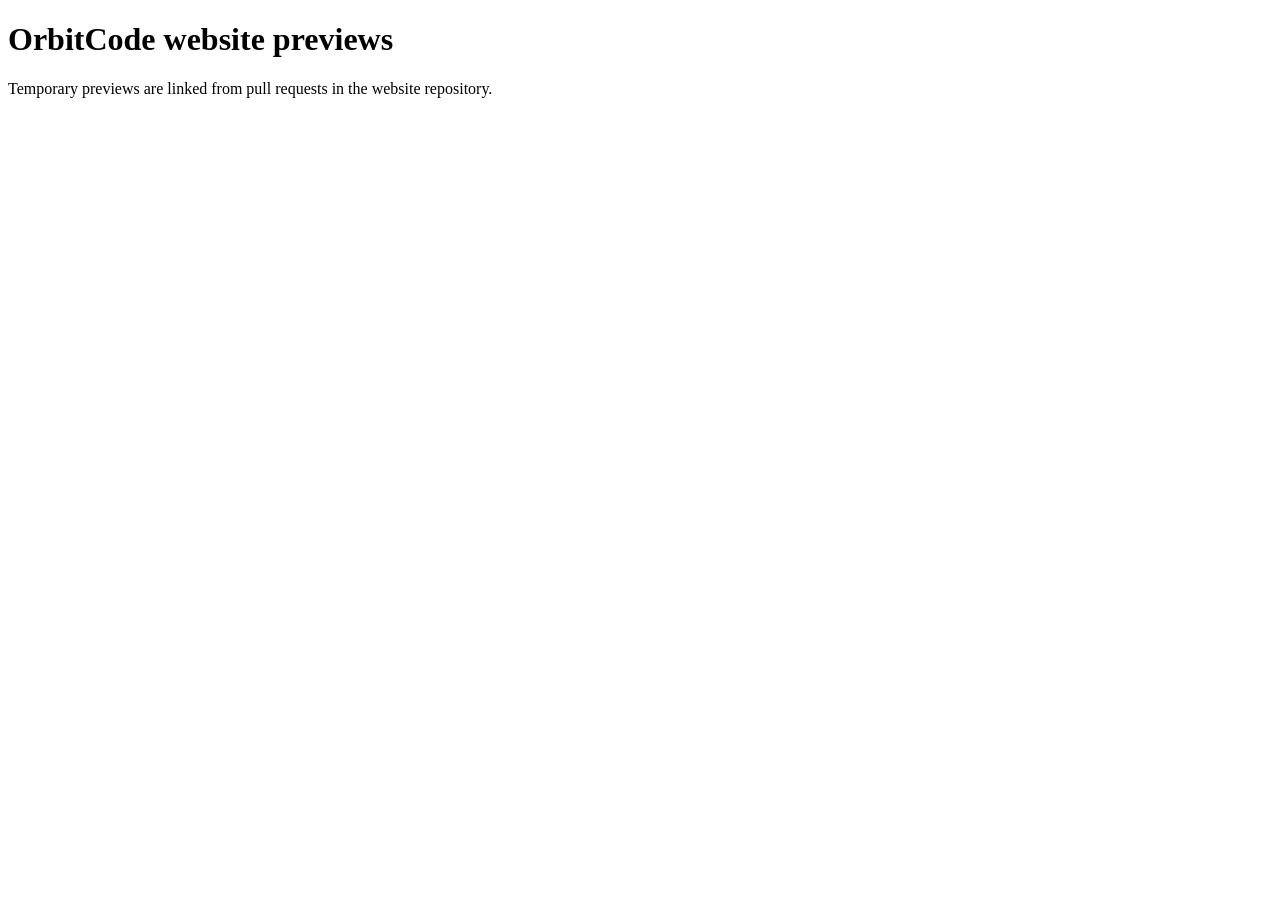
<file: index.html>
<!doctype html><html lang="en"><head><meta charset="utf-8"><meta name="viewport" content="width=device-width, initial-scale=1"><meta name="robots" content="noindex, nofollow"><title>OrbitCode website previews</title></head><body><h1>OrbitCode website previews</h1><p>Temporary previews are linked from pull requests in the website repository.</p></body></html>
</file>
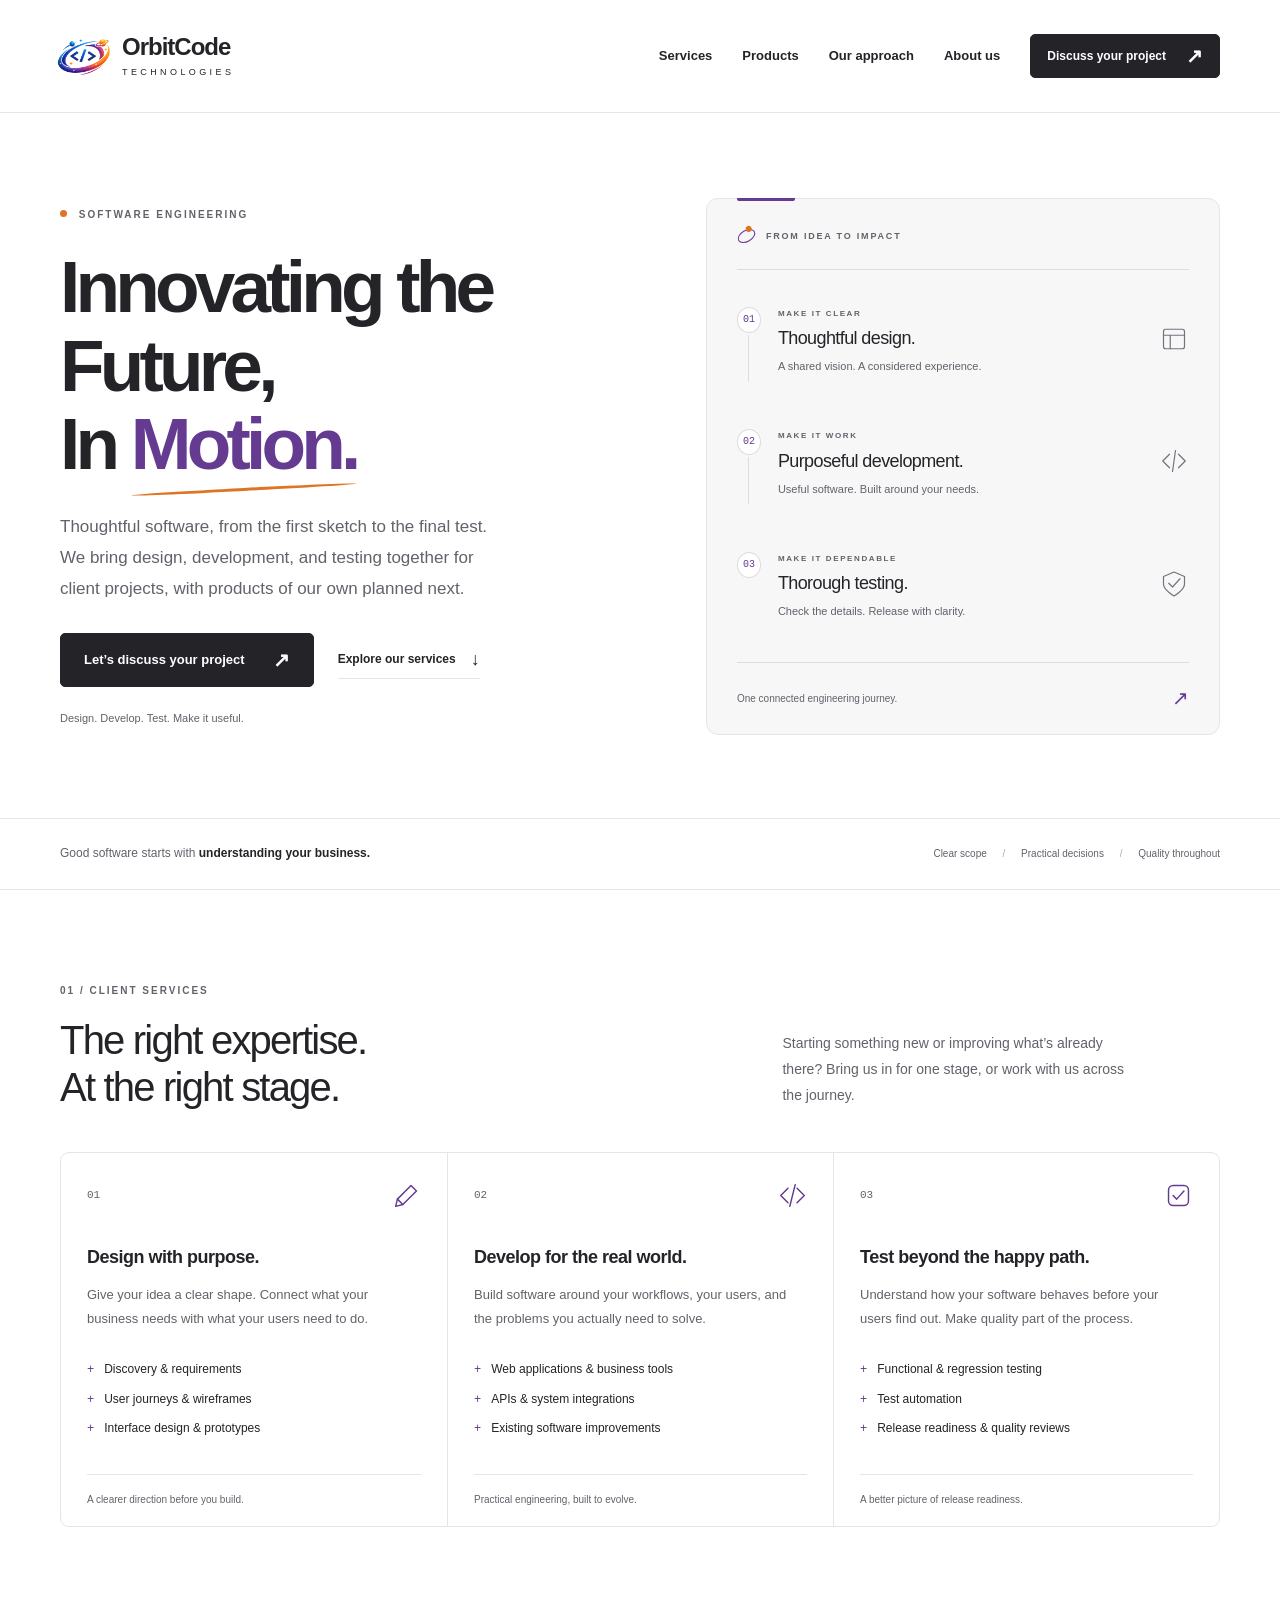
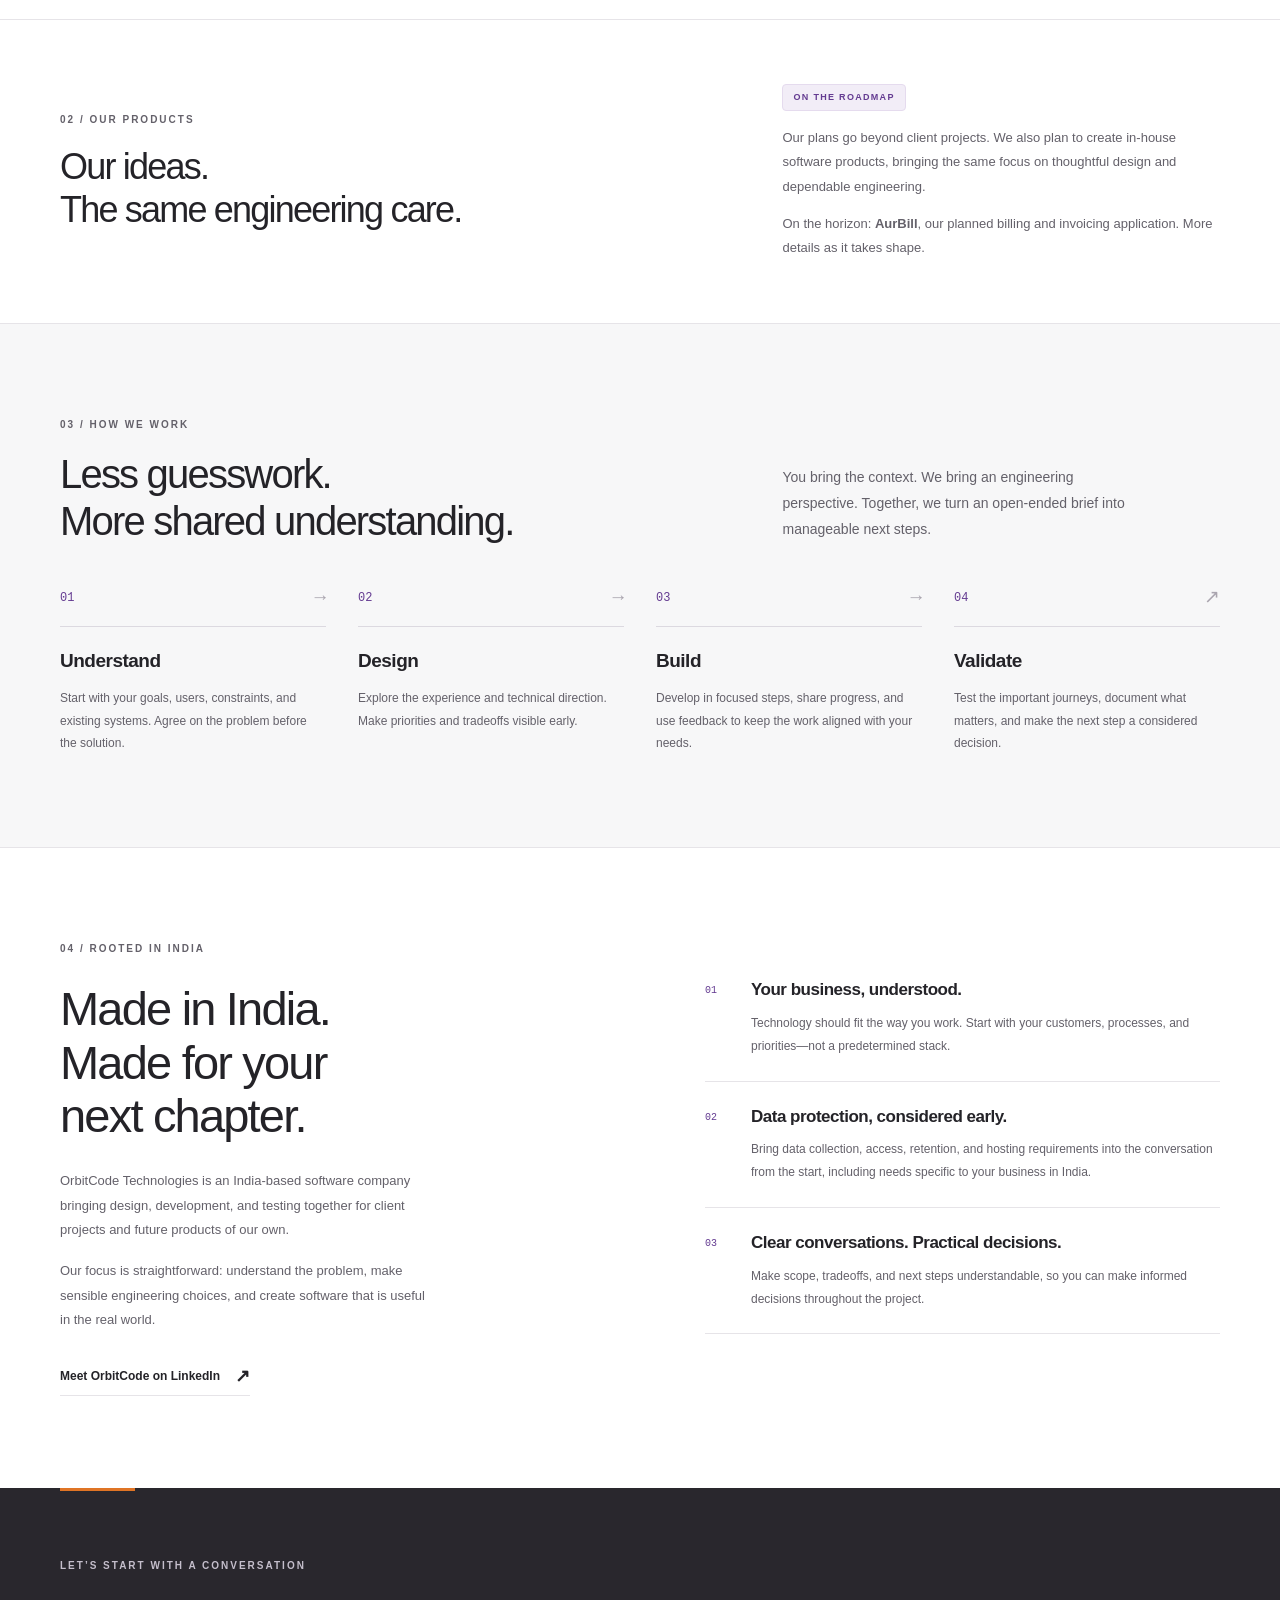
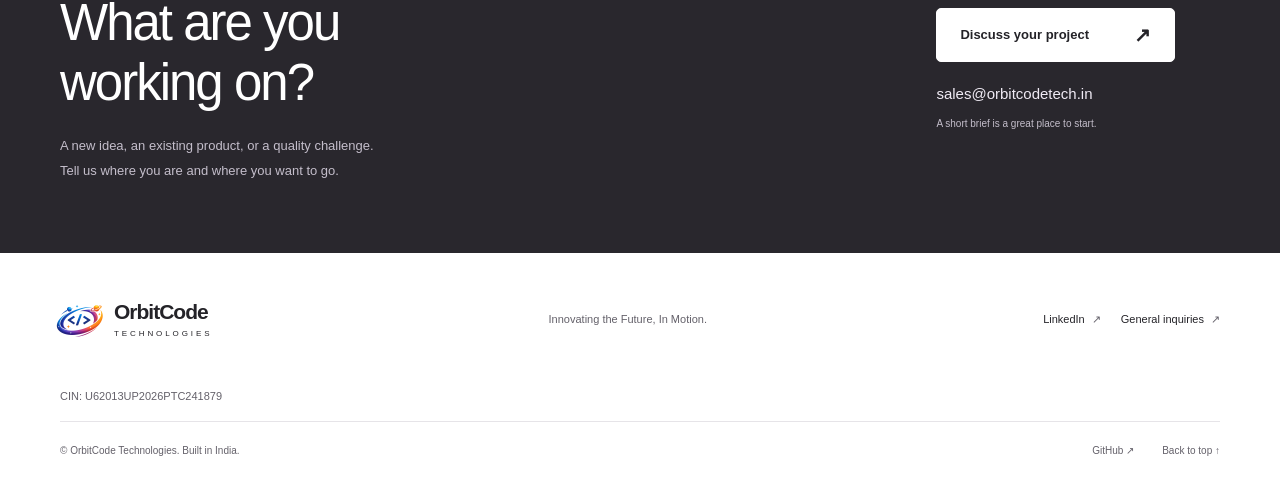
<file: public/pr-3/index.html>
<!doctype html>
<html lang="en-IN">
<head><meta name="robots" content="noindex, nofollow">
  <meta charset="utf-8">
  <meta name="viewport" content="width=device-width, initial-scale=1">
  <title>OrbitCode Technologies | Software Engineering &amp; Products</title>
  <meta name="description" content="OrbitCode Technologies is an India-based software company offering design, development and testing services, with in-house products on the roadmap.">
  <meta name="theme-color" content="#ffffff">
  <link rel="canonical" href="https://orbitcodetech.in/">
  <meta property="og:type" content="website">
  <meta property="og:site_name" content="OrbitCode Technologies">
  <meta property="og:locale" content="en_IN">
  <meta property="og:title" content="OrbitCode Technologies — Innovating the Future, In Motion.">
  <meta property="og:description" content="Software engineering for client projects and future in-house products. Built in India, for businesses everywhere.">
  <meta property="og:url" content="https://orbitcodetech.in/">
  <meta property="og:image" content="https://orbitcodetech.in/assets/logo.png">
  <meta property="og:image:alt" content="OrbitCode Technologies logo">
  <meta property="og:image:width" content="1024">
  <meta property="og:image:height" content="1024">
  <link rel="icon" type="image/png" href="./assets/logo.png">
  <link rel="stylesheet" href="./assets/styles.2c1a1507ed95.css">
  <script type="application/ld+json">
{
  "@context": "https://schema.org",
  "@graph": [
    {
      "@type": "Organization",
      "@id": "https://orbitcodetech.in/#organization",
      "name": "OrbitCode Technologies",
      "url": "https://orbitcodetech.in/",
      "logo": {
        "@type": "ImageObject",
        "url": "https://orbitcodetech.in/assets/logo.png",
        "width": 1024,
        "height": 1024
      },
      "description": "India-based software company offering design, development and testing services, with in-house products on the roadmap.",
      "slogan": "Innovating the Future, In Motion.",
      "email": "info@orbitcodetech.in",
      "sameAs": [
        "https://www.linkedin.com/company/orbitcodetech"
      ],
      "identifier": {
        "@type": "PropertyValue",
        "propertyID": "CIN",
        "value": "U62013UP2026PTC241879"
      },
      "contactPoint": {
        "@type": "ContactPoint",
        "contactType": "sales",
        "email": "sales@orbitcodetech.in"
      }
    },
    {
      "@type": "WebSite",
      "@id": "https://orbitcodetech.in/#website",
      "url": "https://orbitcodetech.in/",
      "name": "OrbitCode Technologies",
      "alternateName": "OrbitCode",
      "inLanguage": "en-IN",
      "publisher": {
        "@id": "https://orbitcodetech.in/#organization"
      }
    }
  ]
}
  </script>
</head>
<body>
  <a class="skip-link" href="#main">Skip to content</a>
  <header class="site-header">
    <div class="wrap header-inner">
      <a class="brand" href="./" aria-label="OrbitCode Technologies home">
        <img src="./assets/logo.png" width="72" height="72" alt="">
        <span>OrbitCode<span class="brand-subtitle">TECHNOLOGIES</span></span>
      </a>
      <nav class="desktop-nav" aria-label="Main navigation">
        <a href="#services">Services</a>
        <a href="#products">Products</a>
        <a href="#approach">Our approach</a>
        <a href="#about">About us</a>
        <a class="button button-small" href="#contact">Discuss your project <span aria-hidden="true">↗</span></a>
      </nav>
      <details class="mobile-menu">
        <summary>Menu <svg viewBox="0 0 24 24" aria-hidden="true"><path d="M4 6h16M4 12h16M4 18h16"/></svg></summary>
        <nav aria-label="Mobile navigation">
          <a href="#services">Services <span aria-hidden="true">↗</span></a>
          <a href="#products">Products <span aria-hidden="true">↗</span></a>
          <a href="#approach">Our approach <span aria-hidden="true">↗</span></a>
          <a href="#about">About us <span aria-hidden="true">↗</span></a>
          <a class="button" href="#contact">Discuss your project <span aria-hidden="true">↗</span></a>
        </nav>
      </details>
    </div>
  </header>

  <main id="main">
    <section class="hero wrap" aria-labelledby="hero-title">
      <div class="hero-copy">
        <p class="eyebrow"><span class="status-dot" aria-hidden="true"></span> SOFTWARE ENGINEERING</p>
        <h1 id="hero-title">Innovating the<br>Future,<br>In <span class="accent-word">Motion.</span></h1>
        <p class="hero-description">Thoughtful software, from the first sketch to the final test. We bring design, development, and testing together for client projects, with products of our own planned next.</p>
        <div class="hero-actions">
          <a class="button" href="mailto:sales@orbitcodetech.in">Let’s discuss your project <span aria-hidden="true">↗</span></a>
          <a class="text-link" href="#services">Explore our services <span aria-hidden="true">↓</span></a>
        </div>
        <p class="hero-note">Design. Develop. Test. Make it useful.</p>
      </div>
      <div class="hero-visual" aria-label="Our work connects design, development and testing">
        <div class="visual-heading"><span class="mini-orbit" aria-hidden="true"></span> FROM IDEA TO IMPACT</div>
        <div class="journey">
          <div class="journey-step">
            <span class="journey-number">01</span>
            <div><p class="journey-label">MAKE IT CLEAR</p><h2>Thoughtful design.</h2><p>A shared vision. A considered experience.</p></div>
            <svg viewBox="0 0 40 40" aria-hidden="true"><rect x="6" y="7" width="28" height="26" rx="3"/><path d="M6 15h28M15 15v18"/></svg>
          </div>
          <div class="journey-step">
            <span class="journey-number">02</span>
            <div><p class="journey-label">MAKE IT WORK</p><h2>Purposeful development.</h2><p>Useful software. Built around your needs.</p></div>
            <svg viewBox="0 0 40 40" aria-hidden="true"><path d="m14 11-9 9 9 9m12-18 9 9-9 9m-4-23-4 28"/></svg>
          </div>
          <div class="journey-step">
            <span class="journey-number">03</span>
            <div><p class="journey-label">MAKE IT DEPENDABLE</p><h2>Thorough testing.</h2><p>Check the details. Release with clarity.</p></div>
            <svg viewBox="0 0 40 40" aria-hidden="true"><path d="m20 4 14 6v10c0 8-14 16-14 16S6 28 6 20V10Z"/><path d="m13 19 5 5 10-11"/></svg>
          </div>
        </div>
        <div class="visual-footer"><span>One connected engineering journey.</span><span aria-hidden="true">↗</span></div>
      </div>
    </section>

    <div class="principles-strip">
      <div class="wrap principles-inner"><p>Good software starts with <strong>understanding your business.</strong></p><span>Clear scope <i aria-hidden="true">/</i> Practical decisions <i aria-hidden="true">/</i> Quality throughout</span></div>
    </div>

    <section class="section wrap" id="services" aria-labelledby="services-title">
      <div class="section-heading">
        <div><p class="eyebrow">01 / CLIENT SERVICES</p><h2 id="services-title">The right expertise.<br>At the right stage.</h2></div>
        <p>Starting something new or improving what’s already there? Bring us in for one stage, or work with us across the journey.</p>
      </div>
      <div class="services-grid">
        <article class="service-card">
          <div class="service-top"><span class="service-index">01</span><svg viewBox="0 0 32 32" aria-hidden="true"><path d="m21 5 6 6M6 20 21 5l6 6-15 15-8 2Z"/><path d="m6 20 6 6"/></svg></div>
          <h3>Design with purpose.</h3><p>Give your idea a clear shape. Connect what your business needs with what your users need to do.</p>
          <ul><li>Discovery & requirements</li><li>User journeys & wireframes</li><li>Interface design & prototypes</li></ul>
          <p class="service-outcome">A clearer direction before you build.</p>
        </article>
        <article class="service-card">
          <div class="service-top"><span class="service-index">02</span><svg viewBox="0 0 32 32" aria-hidden="true"><path d="m11 8-8 8 8 8m10-16 8 8-8 8M19 4l-6 24"/></svg></div>
          <h3>Develop for the real world.</h3><p>Build software around your workflows, your users, and the problems you actually need to solve.</p>
          <ul><li>Web applications & business tools</li><li>APIs & system integrations</li><li>Existing software improvements</li></ul>
          <p class="service-outcome">Practical engineering, built to evolve.</p>
        </article>
        <article class="service-card">
          <div class="service-top"><span class="service-index">03</span><svg viewBox="0 0 32 32" aria-hidden="true"><rect x="5" y="5" width="22" height="22" rx="5"/><path d="m10 16 4 4 8-9"/></svg></div>
          <h3>Test beyond the happy path.</h3><p>Understand how your software behaves before your users find out. Make quality part of the process.</p>
          <ul><li>Functional & regression testing</li><li>Test automation</li><li>Release readiness & quality reviews</li></ul>
          <p class="service-outcome">A better picture of release readiness.</p>
        </article>
      </div>
    </section>

    <section class="products-section" id="products" aria-labelledby="products-title">
      <div class="wrap products-inner">
        <div><p class="eyebrow">02 / OUR PRODUCTS</p><h2 id="products-title">Our ideas.<br>The same engineering care.</h2></div>
        <div class="products-copy"><span class="product-status">ON THE ROADMAP</span><p>Our plans go beyond client projects. We also plan to create in-house software products, bringing the same focus on thoughtful design and dependable engineering.</p><p>On the horizon: <strong>AurBill</strong>, our planned billing and invoicing application. More details as it takes shape.</p></div>
      </div>
    </section>

    <section class="approach-section" id="approach" aria-labelledby="approach-title">
      <div class="wrap section">
        <div class="section-heading"><div><p class="eyebrow">03 / HOW WE WORK</p><h2 id="approach-title">Less guesswork.<br>More shared understanding.</h2></div><p>You bring the context. We bring an engineering perspective. Together, we turn an open-ended brief into manageable next steps.</p></div>
        <ol class="process-grid">
          <li><span class="process-number">01 <span aria-hidden="true">→</span></span><h3>Understand</h3><p>Start with your goals, users, constraints, and existing systems. Agree on the problem before the solution.</p></li>
          <li><span class="process-number">02 <span aria-hidden="true">→</span></span><h3>Design</h3><p>Explore the experience and technical direction. Make priorities and tradeoffs visible early.</p></li>
          <li><span class="process-number">03 <span aria-hidden="true">→</span></span><h3>Build</h3><p>Develop in focused steps, share progress, and use feedback to keep the work aligned with your needs.</p></li>
          <li><span class="process-number">04 <span aria-hidden="true">↗</span></span><h3>Validate</h3><p>Test the important journeys, document what matters, and make the next step a considered decision.</p></li>
        </ol>
      </div>
    </section>

    <section class="section wrap about-grid" id="about" aria-labelledby="about-title">
      <div class="about-copy"><p class="eyebrow">04 / ROOTED IN INDIA</p><h2 id="about-title">Made in India.<br>Made for your<br>next chapter.</h2><p>OrbitCode Technologies is an India-based software company bringing design, development, and testing together for client projects and future products of our own.</p><p>Our focus is straightforward: understand the problem, make sensible engineering choices, and create software that is useful in the real world.</p><a class="text-link" href="https://www.linkedin.com/company/orbitcodetech">Meet OrbitCode on LinkedIn <span aria-hidden="true">↗</span></a></div>
      <div class="values-list">
        <article><span class="value-mark" aria-hidden="true">01</span><div><h3>Your business, understood.</h3><p>Technology should fit the way you work. Start with your customers, processes, and priorities—not a predetermined stack.</p></div></article>
        <article><span class="value-mark" aria-hidden="true">02</span><div><h3>Data protection, considered early.</h3><p>Bring data collection, access, retention, and hosting requirements into the conversation from the start, including needs specific to your business in India.</p></div></article>
        <article><span class="value-mark" aria-hidden="true">03</span><div><h3>Clear conversations. Practical decisions.</h3><p>Make scope, tradeoffs, and next steps understandable, so you can make informed decisions throughout the project.</p></div></article>
      </div>
    </section>

    <section class="contact-section" id="contact" aria-labelledby="contact-title">
      <div class="wrap contact-inner"><div><p class="eyebrow">LET’S START WITH A CONVERSATION</p><h2 id="contact-title">What are you<br>working on?</h2><p>A new idea, an existing product, or a quality challenge.<br>Tell us where you are and where you want to go.</p></div><div class="contact-action"><a class="button button-light" href="mailto:sales@orbitcodetech.in">Discuss your project <span aria-hidden="true">↗</span></a><a class="contact-email" href="mailto:sales@orbitcodetech.in">sales@orbitcodetech.in</a><p>A short brief is a great place to start.</p></div></div>
    </section>
  </main>

  <footer class="site-footer wrap">
    <div class="footer-top"><a class="brand" href="./" aria-label="OrbitCode Technologies home"><img src="./assets/logo.png" width="64" height="64" alt="" loading="lazy"><span>OrbitCode<span class="brand-subtitle">TECHNOLOGIES</span></span></a><p>Innovating the Future, In Motion.</p><div class="footer-links"><a href="https://www.linkedin.com/company/orbitcodetech">LinkedIn <span aria-hidden="true">↗</span></a><a href="mailto:info@orbitcodetech.in">General inquiries <span aria-hidden="true">↗</span></a></div></div>
    <p class="company-registration">CIN: U62013UP2026PTC241879</p>
    <div class="footer-bottom"><p>© OrbitCode Technologies. Built in India.</p><a href="https://github.com/OrbitCode-Technologies">GitHub <span aria-hidden="true">↗</span></a><a href="#main">Back to top <span aria-hidden="true">↑</span></a></div>
  </footer>
</body>
</html>
</file>
<file: public/pr-3/assets/styles.2c1a1507ed95.css>
:root{--ink:#242328;--muted:#64616a;--line:#e6e4e8;--paper:#f7f7f8;--purple:#643b91;--orange:#df7425;--wrap:1160px}
*{box-sizing:border-box}
html{scroll-behavior:smooth;scroll-padding-top:30px}
body{margin:0;background:#fff;color:var(--ink);font-family:Arial,Helvetica,sans-serif;font-size:16px;line-height:1.65;-webkit-font-smoothing:antialiased}
a{color:inherit;text-decoration:none}
a:focus-visible{outline:3px solid var(--purple);outline-offset:5px;border-radius:3px}
a:hover{color:var(--purple)}
img{max-width:100%;display:block}
svg{fill:none;stroke:currentColor;stroke-width:1.6;stroke-linecap:round;stroke-linejoin:round}
h1,h2,h3,p{margin:0}
.wrap{max-width:var(--wrap);margin-inline:auto;width:calc(100% - 96px)}
.skip-link{position:absolute;top:-100px;left:20px;background:var(--ink);color:#fff;padding:12px 20px;z-index:5}
.skip-link:focus{top:12px}
.site-header{border-bottom:1px solid var(--line)}
.header-inner{min-height:112px;display:flex;align-items:center;justify-content:space-between;gap:30px}
.brand{display:inline-flex;align-items:center;font-weight:700;font-size:24px;line-height:1.1;letter-spacing:-1px;flex-shrink:0}
.brand img{margin-left:-13px;margin-right:3px;object-fit:contain}
.brand-subtitle{display:block;font-size:9px;letter-spacing:3.4px;font-weight:500;margin-top:7px}
nav{display:flex;align-items:center;gap:30px;font-size:13px;font-weight:600}
.button{display:inline-flex;align-items:center;justify-content:center;gap:28px;background:var(--ink);color:#fff;border:1px solid var(--ink);padding:16px 23px;font-size:13px;font-weight:600;line-height:1.5;border-radius:5px;transition:background .15s,color .15s}
.button:hover{background:var(--purple);color:#fff;border-color:var(--purple)}
.button span{font-size:20px;line-height:1}
.button-small{padding:11px 16px;gap:20px;font-size:12px}
.hero{display:grid;grid-template-columns:1.13fr 1fr;gap:65px;align-items:center;padding-block:85px 83px}
.eyebrow{font-size:10px;letter-spacing:2px;font-weight:700;line-height:1.7;color:var(--muted);margin-bottom:25px}
.status-dot{display:inline-block;height:7px;width:7px;border-radius:50%;background:var(--orange);margin-right:7px;vertical-align:1px}
h1{font-size:clamp(48px,5.7vw,77px);line-height:1.075;letter-spacing:-4.8px;font-weight:600}
.accent-word{color:var(--purple);position:relative}
.accent-word:after{content:"";position:absolute;bottom:-7px;height:3px;border-radius:50%;background:var(--orange);left:0;right:0;transform:rotate(-3deg)}
.hero-description{font-size:17px;color:var(--muted);max-width:440px;line-height:1.8;margin-top:29px}
.hero-actions{margin-top:29px;display:flex;align-items:center;gap:24px;flex-wrap:wrap}
.text-link{font-size:12px;font-weight:600;display:inline-flex;gap:15px;align-items:center;line-height:1.6;border-bottom:1px solid var(--line);padding-block:4px}
.text-link span{font-size:18px}
.hero-note{font-size:11px;color:var(--muted);margin-top:22px}
.hero-visual{background:var(--paper);border:1px solid var(--line);border-radius:12px;padding:30px 30px 0;position:relative}
.hero-visual:before{content:"";position:absolute;top:-1px;left:30px;width:58px;height:3px;background:var(--purple);border-radius:0 0 2px 2px}
.visual-heading{display:flex;gap:10px;align-items:center;font-size:9px;font-weight:700;letter-spacing:1.8px;color:var(--muted);padding-bottom:25px;border-bottom:1px solid #dedce2}
.mini-orbit{display:block;width:19px;height:12px;border:1.5px solid var(--purple);border-radius:50%;transform:rotate(-30deg);position:relative}
.mini-orbit:after{content:"";position:absolute;right:0;top:-3px;width:6px;height:6px;border-radius:50%;background:var(--orange)}
.journey{padding-block:10px 15px}
.journey-step{display:grid;grid-template-columns:27px 1fr 30px;gap:14px;align-items:start;padding-block:27px;position:relative}
.journey-step:not(:last-child):after{position:absolute;content:"";height:47px;width:1px;background:#dedce2;top:55px;left:11px}
.journey-number{font-family:monospace;color:var(--purple);font-size:10px;line-height:24px;text-align:center;border:1px solid #ded9e5;background:#fff;width:24px;border-radius:50%}
.journey-label{font-size:8px;letter-spacing:1.6px;color:var(--muted);font-weight:700}
.journey-step h2{font-size:18px;letter-spacing:-.6px;line-height:1.4;margin-block:6px}
.journey-step p:last-child{font-size:11px;color:var(--muted)}
.journey-step svg{width:30px;height:30px;color:#77717f;margin-top:17px}
.visual-footer{border-top:1px solid #dedce2;display:flex;justify-content:space-between;align-items:center;font-size:10px;color:var(--muted);padding-block:19px}
.visual-footer>span:last-child{color:var(--purple);font-size:20px}
.principles-strip{border-block:1px solid var(--line)}
.principles-inner{display:flex;justify-content:space-between;align-items:center;gap:22px;padding-block:25px;font-size:12px;color:var(--muted)}
.principles-inner strong{font-weight:600;color:var(--ink)}
.principles-inner>span{font-size:10px;white-space:nowrap}
.principles-inner i{font-style:normal;color:#aca8b0;margin-inline:13px}
.section{padding-block:92px}
.section-heading{display:grid;grid-template-columns:1.4fr 1fr;gap:110px;align-items:end;margin-bottom:40px}
h2{font-size:40px;line-height:1.18;font-weight:500;letter-spacing:-1.8px}
.section-heading .eyebrow{margin-bottom:18px}
.section-heading>p{font-size:14px;color:var(--muted);padding-bottom:3px;line-height:1.85;max-width:350px}
.services-grid{display:grid;grid-template-columns:repeat(3,1fr);border:1px solid var(--line);border-radius:9px;overflow:hidden}
.service-card{padding:28px 26px 0;display:flex;flex-direction:column}
.service-card+.service-card{border-left:1px solid var(--line)}
.service-top{display:flex;align-items:center;justify-content:space-between;margin-bottom:35px}
.service-index{color:var(--muted);font-size:11px;font-family:monospace}
.service-top svg{height:29px;width:29px;color:var(--purple)}
h3{font-size:18px;font-weight:600;letter-spacing:-.5px;line-height:1.4}
.service-card>p:not(.service-outcome){font-size:13px;color:var(--muted);margin-top:13px;line-height:1.85}
.service-card ul{list-style:none;padding:0;margin:24px 0 30px;font-size:12px;line-height:2.4;flex:1}
.service-card li:before{content:"+";color:var(--purple);margin-right:10px;font-family:monospace}
.service-outcome{border-top:1px solid var(--line);padding-block:17px;color:var(--muted);font-size:10px}
.approach-section{background:var(--paper);border-block:1px solid var(--line)}
.process-grid{display:grid;grid-template-columns:repeat(4,1fr);list-style:none;padding:0;margin:44px 0 0;gap:32px}
.process-number{font-family:monospace;color:var(--purple);font-size:12px;display:flex;justify-content:space-between;border-bottom:1px solid #dcd9e0;padding-bottom:17px;margin-bottom:21px}
.process-number>span{color:#aaa5af;font-size:19px;line-height:1}
.process-grid h3{font-size:19px}
.process-grid p{font-size:12px;color:var(--muted);margin-top:12px;line-height:1.9}
.about-grid{display:grid;grid-template-columns:1fr 1fr;gap:130px}
.about-copy h2{font-size:47px;line-height:1.14;margin-bottom:26px}
.about-copy>p:not(.eyebrow){font-size:13px;line-height:1.9;color:var(--muted);max-width:375px;margin-bottom:16px}
.about-copy .text-link{margin-top:9px}
.values-list{padding-top:38px}
.values-list article{display:grid;grid-template-columns:27px 1fr;gap:19px;padding-block:23px;border-bottom:1px solid var(--line)}
.values-list article:first-child{padding-top:0}
.value-mark{font-size:10px;color:var(--purple);font-family:monospace;padding-top:5px}
.values-list h3{font-size:17px}
.values-list p{font-size:12px;color:var(--muted);margin-top:10px;line-height:1.9}
.contact-section{background:#29272d;color:#fff;position:relative}
.contact-section:before{content:"";height:3px;width:75px;position:absolute;top:0;left:max(48px,calc((100% - 1160px)/2));background:var(--orange)}
.contact-inner{padding-block:69px;display:flex;justify-content:space-between;align-items:center;gap:55px}
.contact-inner .eyebrow{color:#c4becb;margin-bottom:19px}
.contact-inner h2{font-size:51px;letter-spacing:-2px}
.contact-inner p:not(.eyebrow){font-size:13px;line-height:1.9;color:#c4becb;margin-top:21px}
.contact-action{display:flex;flex-direction:column;align-items:flex-start;padding-right:45px}
.button-light{background:#fff;color:var(--ink);border-color:#fff;gap:45px}
.button-light:hover{background:#e9e0f2;border-color:#e9e0f2;color:#30203e}
.contact-email{font-size:15px;margin-top:20px;color:#f0ebf5}
.contact-email:hover{color:#e1b4ff}
.contact-action p{font-size:10px!important;margin-top:7px!important}
.footer-top{display:flex;align-items:center;justify-content:space-between;gap:30px;padding-block:35px}
.footer-top .brand{font-size:21px}
.footer-top .brand-subtitle{font-size:8px;letter-spacing:2.9px}
.footer-top>p{font-size:11px;color:var(--muted)}
.footer-links{display:flex;gap:20px;font-size:11px}
.footer-links span{color:var(--muted);margin-left:4px}
.footer-bottom{display:flex;align-items:center;gap:28px;border-top:1px solid var(--line);padding-block:21px;color:var(--muted);font-size:10px}
.footer-bottom p{margin-right:auto}
@media(min-width:1440px){.hero{padding-block:100px}}
@media(max-width:1100px){.wrap{width:calc(100% - 64px)}nav{gap:20px}.hero{gap:35px}.hero-visual{padding-inline:22px}h1{font-size:64px;letter-spacing:-3.5px}.hero-actions{gap:17px}.section-heading{gap:60px}.about-grid{gap:65px}.contact-action{padding-right:0}.footer-top{flex-wrap:wrap}.footer-top>p{margin-right:auto}.journey-step{gap:9px}.journey-step h2{font-size:16px}}
@media(max-width:820px){.header-inner{min-height:100px;gap:20px}nav{gap:18px}nav>a:not(.button){font-size:12px}nav>a[href="#about"]{display:none}.brand{font-size:21px}.hero{grid-template-columns:1fr;padding-block:56px;gap:42px}.hero-copy{max-width:610px}h1{font-size:72px;letter-spacing:-4px}.hero-description{max-width:470px}.hero-visual{max-width:610px;padding-inline:28px}.journey-step{grid-template-columns:27px 1fr 36px;gap:20px;padding-block:23px}.journey-step h2{font-size:20px}.journey-step p:last-child{font-size:12px}.journey-label{font-size:9px}.journey-step:not(:last-child):after{height:48px;top:51px}.visual-heading{padding-bottom:21px}.journey{padding-block:5px}.principles-inner{align-items:flex-start;flex-direction:column;gap:7px;padding-block:20px}.section{padding-block:66px}.section-heading{gap:35px;grid-template-columns:1.1fr 1fr}h2{font-size:34px}.services-grid{grid-template-columns:1fr}.service-card{padding:25px 28px 0}.service-card+.service-card{border-left:0;border-top:1px solid var(--line)}.service-top{margin-bottom:18px}.service-card ul{margin-block:17px 23px;display:flex;gap:10px 22px;flex-wrap:wrap}.service-card>p:not(.service-outcome){max-width:500px}.process-grid{grid-template-columns:repeat(2,1fr);gap:35px}.about-grid{gap:35px}.about-copy h2{font-size:39px}.values-list{padding-top:35px}.contact-inner h2{font-size:44px}.contact-inner{gap:30px}.contact-inner p br{display:none}.contact-inner>div:first-child{max-width:330px}.button-light{gap:20px}.contact-action{flex-shrink:0}.footer-top>p{order:3;flex-basis:100%;margin-top:-12px}}
@media(max-width:560px){.wrap{width:calc(100% - 40px)}.header-inner{min-height:87px;gap:8px}.brand{font-size:19px}.brand img{width:57px;height:57px;margin-left:-10px;margin-right:1px}.brand-subtitle{font-size:7px;letter-spacing:2.8px;margin-top:6px}nav>a:not(.button){display:none}.button-small{padding:10px 11px;font-size:10px;gap:8px}.button-small span{font-size:16px}.hero{padding-block:44px;gap:35px}.eyebrow{font-size:8px;letter-spacing:1.7px;margin-bottom:24px}h1{font-size:clamp(44px,10.6vw,59px);letter-spacing:-2.8px}.hero-description{font-size:15px;line-height:1.85;margin-top:26px}.hero-actions{margin-top:24px;gap:18px}.button{font-size:12px;padding:14px 18px;gap:24px}.button-small{font-size:10px;padding:10px 11px;gap:8px}.text-link{font-size:11px}.hero-note{font-size:10px;margin-top:18px}.hero-visual{padding:23px 19px 0}.visual-heading{font-size:8px;letter-spacing:1.5px}.journey-step{grid-template-columns:24px 1fr 26px;gap:12px;padding-block:22px}.journey-step h2{font-size:17px}.journey-label{font-size:7px;letter-spacing:1.2px}.journey-step p:last-child{font-size:10px}.journey-step svg{width:25px;height:25px}.journey-step:not(:last-child):after{top:50px;height:40px}.visual-footer{font-size:9px}.principles-inner{font-size:11px}.principles-inner>span{font-size:9px;white-space:normal}.principles-inner i{margin-inline:8px}.section{padding-block:53px}.section-heading{grid-template-columns:1fr;gap:21px;margin-bottom:28px}.section-heading>p{font-size:13px;max-width:100%}h2{font-size:33px;letter-spacing:-1.4px}.service-card{padding:23px 23px 0}.service-card ul{display:block;font-size:12px;line-height:2.5}.service-card h3{font-size:19px}.service-outcome{font-size:10px}.process-grid{gap:31px 24px;margin-top:30px}.process-grid h3{font-size:18px}.process-grid p{font-size:11px}.about-grid{grid-template-columns:1fr;gap:15px}.about-copy h2{font-size:39px}.about-copy>p:not(.eyebrow){max-width:100%}.values-list{padding-top:20px}.values-list article{gap:14px}.contact-inner{padding-block:50px;display:block}.contact-inner h2{font-size:44px}.contact-inner p:not(.eyebrow){font-size:12px}.contact-action{margin-top:30px}.contact-inner .contact-action p{font-size:10px}.contact-inner .eyebrow{font-size:8px}.contact-section:before{left:20px}.contact-email{font-size:14px}.footer-top{padding-block:28px;gap:18px}.footer-top .brand{font-size:19px}.footer-top .brand img{width:57px;height:57px}.footer-links{font-size:10px;gap:17px;flex-basis:100%;order:3}.footer-top>p{order:2;flex-basis:100%;font-size:10px;margin-top:-9px}.footer-bottom{gap:15px;flex-wrap:wrap;font-size:9px}.footer-bottom p{flex-basis:100%;margin:0}.footer-bottom a:last-child{margin-left:auto}}
@media(prefers-reduced-motion:reduce){html{scroll-behavior:auto}.button{transition:none}}

/* Native disclosure keeps mobile navigation usable without JavaScript. */
.header-inner{position:relative}
.mobile-menu{display:none}
.company-registration{font-size:11px;color:var(--muted);margin-bottom:16px;overflow-wrap:anywhere}
@media(max-width:960px){
  .desktop-nav{display:none}
  .mobile-menu{display:block}
  .mobile-menu summary{display:flex;align-items:center;justify-content:center;gap:12px;min-width:94px;min-height:44px;padding:9px 13px;border:1px solid var(--line);border-radius:5px;list-style:none;cursor:pointer;font-size:12px;font-weight:600}
  .mobile-menu summary::-webkit-details-marker{display:none}
  .mobile-menu summary svg{width:18px;height:18px}
  .mobile-menu summary:focus-visible{outline:3px solid var(--purple);outline-offset:4px}
  .mobile-menu[open] summary{background:var(--paper);color:var(--purple)}
  .mobile-menu nav{position:absolute;top:calc(100% - 5px);right:0;z-index:3;display:grid;gap:4px;width:min(280px,100%);padding:12px;background:#fff;border:1px solid var(--line);border-radius:8px;box-shadow:0 12px 28px #24232812}
  .mobile-menu nav>a{display:flex;align-items:center;justify-content:space-between;min-height:48px;padding:12px;font-size:14px;border-radius:4px}
  .mobile-menu nav>a:not(.button):hover{background:var(--paper)}
  .mobile-menu nav>.button{margin-top:4px;font-size:12px}
  .mobile-menu nav>a>span{font-size:18px}
}

.products-section{border-top:1px solid var(--line)}
.products-inner{display:grid;grid-template-columns:1.4fr 1fr;align-items:center;gap:110px;padding-block:62px}
.products-inner .eyebrow{margin-bottom:18px}
.products-inner h2{font-size:36px}
.product-status{display:inline-block;color:var(--purple);background:#f2edf7;border:1px solid #e5dbee;padding:5px 10px;border-radius:4px;font-size:9px;font-weight:700;letter-spacing:1.3px;margin-bottom:15px}
.products-copy p{font-size:13px;line-height:1.9;color:var(--muted)}
.products-copy p+p{margin-top:12px}
@media(max-width:820px){.products-inner{gap:35px;grid-template-columns:1.1fr 1fr;padding-block:50px}.products-inner h2{font-size:32px}}
@media(max-width:560px){.products-inner{grid-template-columns:1fr;gap:24px;padding-block:45px}.products-inner h2{font-size:31px}}
</file>
